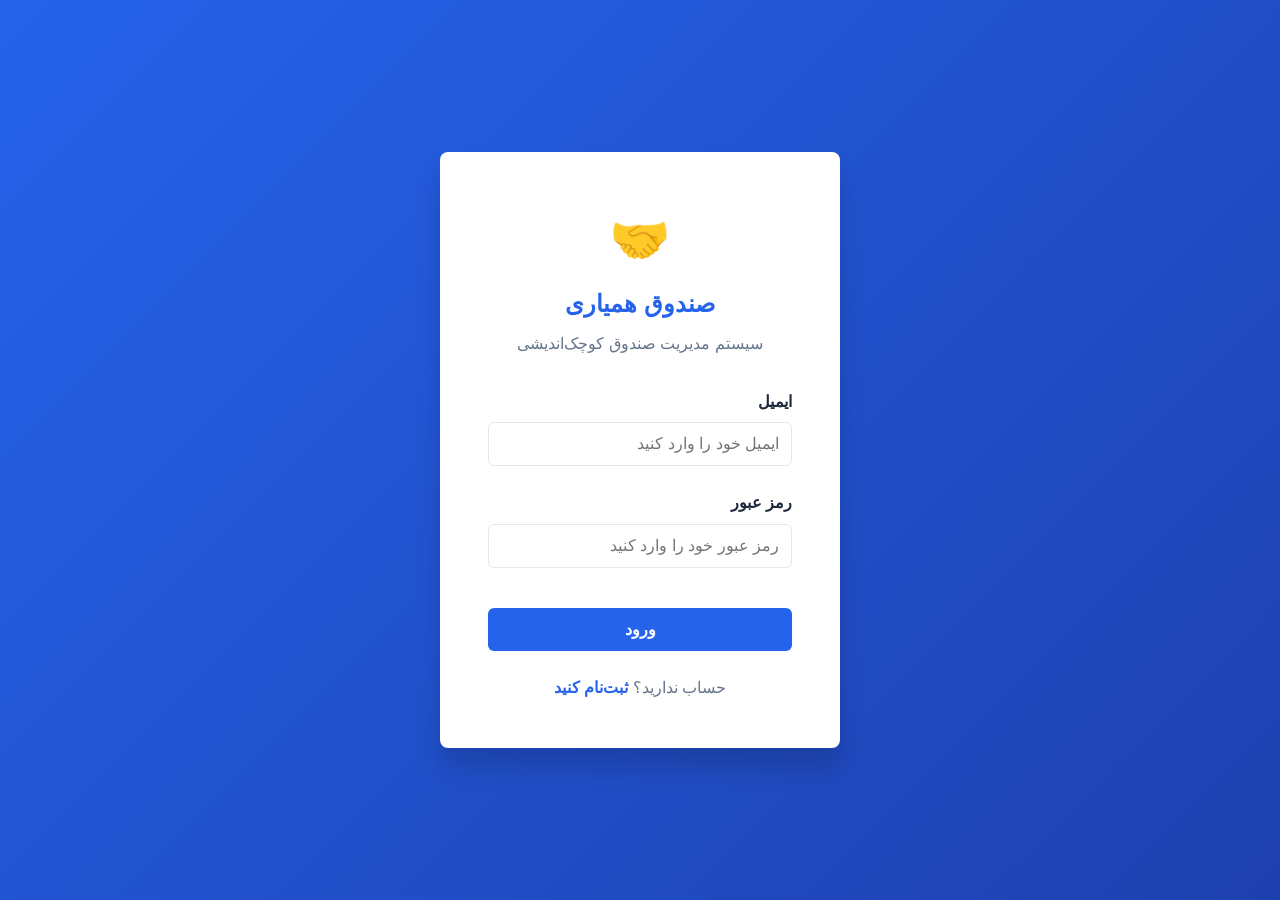
<file: frontend/login.html>
<!DOCTYPE html>
<html lang="fa" dir="rtl">
<head>
    <meta charset="UTF-8">
    <meta name="viewport" content="width=device-width, initial-scale=1.0">
    <title>ورود - مدیریت صندوق همیاری</title>
    <link rel="stylesheet" href="css/style.css">
    <style>
        body {
            display: flex;
            justify-content: center;
            align-items: center;
            min-height: 100vh;
            background: linear-gradient(135deg, #2563eb 0%, #1e40af 100%);
        }
        .login-container {
            background: white;
            padding: 3rem;
            border-radius: 0.5rem;
            box-shadow: 0 20px 25px rgba(0, 0, 0, 0.15);
            width: 90%;
            max-width: 400px;
            animation: slideUp 0.3s ease-out;
        }
        .login-header {
            text-align: center;
            margin-bottom: 2rem;
        }
        .login-header-icon {
            font-size: 3rem;
            margin-bottom: 0.5rem;
        }
        .login-header h1 {
            font-size: 1.5rem;
            color: #2563eb;
            margin: 0.5rem 0;
        }
        .login-header p {
            color: #64748b;
            margin: 0;
        }
        .form-group {
            margin-bottom: 1.5rem;
        }
        .form-group label {
            display: block;
            margin-bottom: 0.5rem;
            font-weight: 600;
            color: #1e293b;
        }
        .form-group input {
            width: 100%;
            padding: 0.75rem;
            border: 1px solid #e2e8f0;
            border-radius: 0.375rem;
            font-size: 1rem;
            transition: border-color 0.3s;
        }
        .form-group input:focus {
            outline: none;
            border-color: #2563eb;
            box-shadow: 0 0 0 3px rgba(37, 99, 235, 0.1);
        }
        .btn-login {
            width: 100%;
            padding: 0.75rem;
            background-color: #2563eb;
            color: white;
            border: none;
            border-radius: 0.375rem;
            font-size: 1rem;
            font-weight: 600;
            cursor: pointer;
            transition: background-color 0.3s;
            margin-top: 1rem;
        }
        .btn-login:hover {
            background-color: #1d4ed8;
        }
        .login-footer {
            text-align: center;
            margin-top: 1.5rem;
            color: #64748b;
        }
        .login-footer a {
            color: #2563eb;
            text-decoration: none;
            font-weight: 600;
        }
        .alert {
            padding: 1rem;
            border-radius: 0.375rem;
            margin-bottom: 1rem;
            display: none;
        }
        .alert.show {
            display: block;
        }
        .alert-error {
            background-color: #fee2e2;
            color: #991b1b;
            border: 1px solid #fecaca;
        }
        .loading {
            display: none;
        }
    </style>
</head>
<body>
    <div class="login-container">
        <div class="login-header">
            <div class="login-header-icon">🤝</div>
            <h1>صندوق همیاری</h1>
            <p>سیستم مدیریت صندوق کوچک‌اندیشی</p>
        </div>

        <div id="alert" class="alert"></div>

        <form id="login-form" onsubmit="handleLogin(event)">
            <div class="form-group">
                <label for="email">ایمیل</label>
                <input type="email" id="email" name="email" placeholder="ایمیل خود را وارد کنید" required>
            </div>

            <div class="form-group">
                <label for="password">رمز عبور</label>
                <input type="password" id="password" name="password" placeholder="رمز عبور خود را وارد کنید" required>
            </div>

            <button type="submit" class="btn-login">ورود</button>
            <div class="loading" id="loading">در حال ورود...</div>
        </form>

        <div class="login-footer">
            <p>حساب ندارید؟ <a href="#" onclick="goToRegister()">ثبت‌نام کنید</a></p>
        </div>
    </div>

    <script src="js/config.js"></script>
    <script>
        async function handleLogin(event) {
            event.preventDefault();
            
            const email = document.getElementById('email').value;
            const password = document.getElementById('password').value;
            const loading = document.getElementById('loading');
            const alert = document.getElementById('alert');
            
            loading.style.display = 'block';
            alert.classList.remove('show');
            
            try {
                const response = await API.login({ email, password });
                
                if (response.success) {
                    saveToken(response.data.access_token);
                    saveUser(response.data.manager);
                    window.location.href = 'index.html';
                } else {
                    showError(response.error);
                }
            } catch (error) {
                showError('خطایی در ورود رخ داد');
            } finally {
                loading.style.display = 'none';
            }
        }
        
        function showError(message) {
            const alert = document.getElementById('alert');
            alert.textContent = message;
            alert.className = 'alert alert-error show';
        }
        
        function goToRegister() {
            // می‌توان به صفحه ثبت‌نام منتقل شوید
            alert('صفحه ثبت‌نام هنوز در دست توسعه است');
        }
        
        // بررسی اینکه آیا از قبل وارد شده‌اید
        document.addEventListener('DOMContentLoaded', () => {
            if (authToken) {
                window.location.href = 'index.html';
            }
        });
    </script>
</body>
</html>
</file>
<file: frontend/css/style.css>
/* ===== متغیرهای CSS ===== */
:root {
    --primary-color: #2563eb;
    --secondary-color: #64748b;
    --success-color: #10b981;
    --danger-color: #ef4444;
    --warning-color: #f59e0b;
    --light-bg: #f8fafc;
    --dark-bg: #1e293b;
    --border-color: #e2e8f0;
    --text-primary: #1e293b;
    --text-secondary: #64748b;
    --shadow: 0 1px 3px rgba(0, 0, 0, 0.1);
    --shadow-lg: 0 10px 15px rgba(0, 0, 0, 0.1);
}

/* ===== Reset ===== */
* {
    margin: 0;
    padding: 0;
    box-sizing: border-box;
}

body {
    font-family: 'Segoe UI', Tahoma, Geneva, Verdana, sans-serif;
    background-color: var(--light-bg);
    color: var(--text-primary);
    line-height: 1.6;
}

/* ===== Layout ===== */
.app-container {
    display: flex;
    flex-direction: column;
    min-height: 100vh;
}

/* ===== Navbar ===== */
.navbar {
    background-color: white;
    box-shadow: var(--shadow);
    position: sticky;
    top: 0;
    z-index: 100;
}

.navbar-content {
    display: flex;
    justify-content: space-between;
    align-items: center;
    padding: 1rem 2rem;
    max-width: 1400px;
    margin: 0 auto;
    width: 100%;
}

.navbar-brand {
    display: flex;
    align-items: center;
    gap: 0.5rem;
}

.brand-icon {
    font-size: 2rem;
}

.navbar-brand h1 {
    font-size: 1.5rem;
    color: var(--primary-color);
}

.nav-links {
    display: flex;
    list-style: none;
    gap: 2rem;
}

.nav-link {
    text-decoration: none;
    color: var(--text-secondary);
    transition: color 0.3s;
    cursor: pointer;
}

.nav-link:hover,
.nav-link.active {
    color: var(--primary-color);
    font-weight: 600;
}

.btn-logout {
    background-color: var(--danger-color);
    color: white;
    border: none;
    padding: 0.5rem 1rem;
    border-radius: 0.375rem;
    cursor: pointer;
    transition: background-color 0.3s;
}

.btn-logout:hover {
    background-color: #dc2626;
}

/* ===== Main Content ===== */
.main-content {
    flex: 1;
    padding: 2rem;
    max-width: 1400px;
    margin: 0 auto;
    width: 100%;
}

.section {
    display: none;
    animation: fadeIn 0.3s ease-in-out;
}

.section.active {
    display: block;
}

@keyframes fadeIn {
    from {
        opacity: 0;
        transform: translateY(10px);
    }
    to {
        opacity: 1;
        transform: translateY(0);
    }
}

.section h2 {
    font-size: 2rem;
    margin-bottom: 1.5rem;
    color: var(--text-primary);
}

/* ===== Cards ===== */
.card {
    background-color: white;
    border-radius: 0.5rem;
    padding: 1.5rem;
    box-shadow: var(--shadow);
    transition: box-shadow 0.3s;
}

.card:hover {
    box-shadow: var(--shadow-lg);
}

/* ===== Dashboard ===== */
.dashboard-grid {
    display: grid;
    grid-template-columns: repeat(auto-fit, minmax(250px, 1fr));
    gap: 1.5rem;
    margin-bottom: 2rem;
}

.stat-card {
    border-right: 4px solid var(--primary-color);
}

.stat-card h3 {
    color: var(--text-secondary);
    font-size: 0.875rem;
    margin-bottom: 0.5rem;
}

.stat-value {
    font-size: 2rem;
    font-weight: bold;
    color: var(--primary-color);
    margin-bottom: 0.5rem;
}

.stat-label {
    font-size: 0.875rem;
    color: var(--text-secondary);
}

.dashboard-charts {
    display: grid;
    grid-template-columns: repeat(auto-fit, minmax(400px, 1fr));
    gap: 1.5rem;
}

.chart-card {
    min-height: 300px;
    display: flex;
    flex-direction: column;
}

.chart-placeholder {
    flex: 1;
    display: flex;
    align-items: center;
    justify-content: center;
    background-color: var(--light-bg);
    border-radius: 0.375rem;
    color: var(--text-secondary);
}

/* ===== Section Header ===== */
.section-header {
    display: flex;
    justify-content: space-between;
    align-items: center;
    margin-bottom: 1.5rem;
}

.section-header h2 {
    margin: 0;
}

/* ===== Filters ===== */
.filters {
    display: flex;
    gap: 1rem;
    margin-bottom: 1.5rem;
}

.search-input,
.select-input {
    padding: 0.5rem 1rem;
    border: 1px solid var(--border-color);
    border-radius: 0.375rem;
    font-size: 1rem;
}

.search-input {
    flex: 1;
    min-width: 250px;
}

/* ===== Tables ===== */
.table-container {
    overflow-x: auto;
    margin-bottom: 1.5rem;
}

table {
    width: 100%;
    border-collapse: collapse;
    background-color: white;
}

table thead {
    background-color: var(--light-bg);
    border-bottom: 2px solid var(--border-color);
}

table th {
    padding: 1rem;
    text-align: right;
    font-weight: 600;
    color: var(--text-secondary);
}

table td {
    padding: 1rem;
    border-bottom: 1px solid var(--border-color);
}

table tbody tr:hover {
    background-color: var(--light-bg);
}

/* ===== Buttons ===== */
.btn {
    padding: 0.5rem 1rem;
    border: none;
    border-radius: 0.375rem;
    cursor: pointer;
    font-size: 1rem;
    transition: all 0.3s;
    font-weight: 500;
}

.btn-primary {
    background-color: var(--primary-color);
    color: white;
}

.btn-primary:hover {
    background-color: #1d4ed8;
    transform: translateY(-2px);
    box-shadow: var(--shadow);
}

.btn-secondary {
    background-color: var(--secondary-color);
    color: white;
}

.btn-secondary:hover {
    background-color: #475569;
}

.btn-success {
    background-color: var(--success-color);
    color: white;
}

.btn-danger {
    background-color: var(--danger-color);
    color: white;
}

.btn-small {
    padding: 0.25rem 0.75rem;
    font-size: 0.875rem;
}

/* ===== Modals ===== */
.modal {
    display: none;
    position: fixed;
    z-index: 1000;
    top: 0;
    right: 0;
    width: 100%;
    height: 100%;
    background-color: rgba(0, 0, 0, 0.5);
    animation: fadeIn 0.3s;
}

.modal.active {
    display: flex;
    align-items: center;
    justify-content: center;
}

.modal-content {
    background-color: white;
    border-radius: 0.5rem;
    width: 90%;
    max-width: 500px;
    box-shadow: var(--shadow-lg);
    animation: slideUp 0.3s ease-out;
}

@keyframes slideUp {
    from {
        transform: translateY(50px);
        opacity: 0;
    }
    to {
        transform: translateY(0);
        opacity: 1;
    }
}

.modal-header {
    display: flex;
    justify-content: space-between;
    align-items: center;
    padding: 1.5rem;
    border-bottom: 1px solid var(--border-color);
}

.modal-header h2 {
    margin: 0;
    font-size: 1.25rem;
}

.close-btn {
    background: none;
    border: none;
    font-size: 1.5rem;
    cursor: pointer;
    color: var(--text-secondary);
}

.modal-body {
    padding: 1.5rem;
}

/* ===== Forms ===== */
.form-group {
    margin-bottom: 1.5rem;
}

.form-group label {
    display: block;
    margin-bottom: 0.5rem;
    font-weight: 600;
    color: var(--text-primary);
}

.form-group input,
.form-group select,
.form-group textarea {
    width: 100%;
    padding: 0.75rem;
    border: 1px solid var(--border-color);
    border-radius: 0.375rem;
    font-size: 1rem;
    font-family: inherit;
}

.form-group input:focus,
.form-group select:focus,
.form-group textarea:focus {
    outline: none;
    border-color: var(--primary-color);
    box-shadow: 0 0 0 3px rgba(37, 99, 235, 0.1);
}

.form-group button {
    margin-right: 0.5rem;
}

/* ===== Reports Grid ===== */
.reports-grid {
    display: grid;
    grid-template-columns: repeat(auto-fit, minmax(200px, 1fr));
    gap: 1.5rem;
}

.report-card {
    text-align: center;
}

.report-card h3 {
    margin-bottom: 1rem;
}

.report-card p {
    font-size: 1.5rem;
    font-weight: bold;
    margin-bottom: 1rem;
    color: var(--primary-color);
}

/* ===== Pagination ===== */
.pagination {
    display: flex;
    justify-content: center;
    gap: 0.5rem;
    margin-top: 2rem;
}

.pagination-btn {
    padding: 0.5rem 0.75rem;
    border: 1px solid var(--border-color);
    background-color: white;
    cursor: pointer;
    border-radius: 0.375rem;
    transition: all 0.3s;
}

.pagination-btn:hover,
.pagination-btn.active {
    background-color: var(--primary-color);
    color: white;
    border-color: var(--primary-color);
}

/* ===== Status Badges ===== */
.badge {
    display: inline-block;
    padding: 0.25rem 0.75rem;
    border-radius: 9999px;
    font-size: 0.875rem;
    font-weight: 600;
}

.badge-success {
    background-color: #d1fae5;
    color: #065f46;
}

.badge-pending {
    background-color: #fef3c7;
    color: #92400e;
}

.badge-danger {
    background-color: #fee2e2;
    color: #991b1b;
}

.badge-warning {
    background-color: #fecaca;
    color: #7c2d12;
}

/* ===== Alerts ===== */
.alert {
    padding: 1rem;
    border-radius: 0.375rem;
    margin-bottom: 1rem;
}

.alert-success {
    background-color: #d1fae5;
    color: #065f46;
    border: 1px solid #a7f3d0;
}

.alert-error {
    background-color: #fee2e2;
    color: #991b1b;
    border: 1px solid #fecaca;
}

.alert-warning {
    background-color: #fef3c7;
    color: #92400e;
    border: 1px solid #fcd34d;
}

.alert-info {
    background-color: #dbeafe;
    color: #0c4a6e;
    border: 1px solid #bfdbfe;
}

/* ===== Loading & Empty States ===== */
.loading {
    display: flex;
    justify-content: center;
    align-items: center;
    min-height: 300px;
    color: var(--text-secondary);
}

.empty-state {
    text-align: center;
    padding: 3rem;
    color: var(--text-secondary);
}

.empty-state-icon {
    font-size: 3rem;
    margin-bottom: 1rem;
}

/* ===== Utility Classes ===== */
.text-center {
    text-align: center;
}

.mt-1 {
    margin-top: 0.5rem;
}

.mt-2 {
    margin-top: 1rem;
}

.mb-1 {
    margin-bottom: 0.5rem;
}

.mb-2 {
    margin-bottom: 1rem;
}

.gap-1 {
    gap: 0.5rem;
}

.gap-2 {
    gap: 1rem;
}

.hidden {
    display: none !important;
}
</file>
